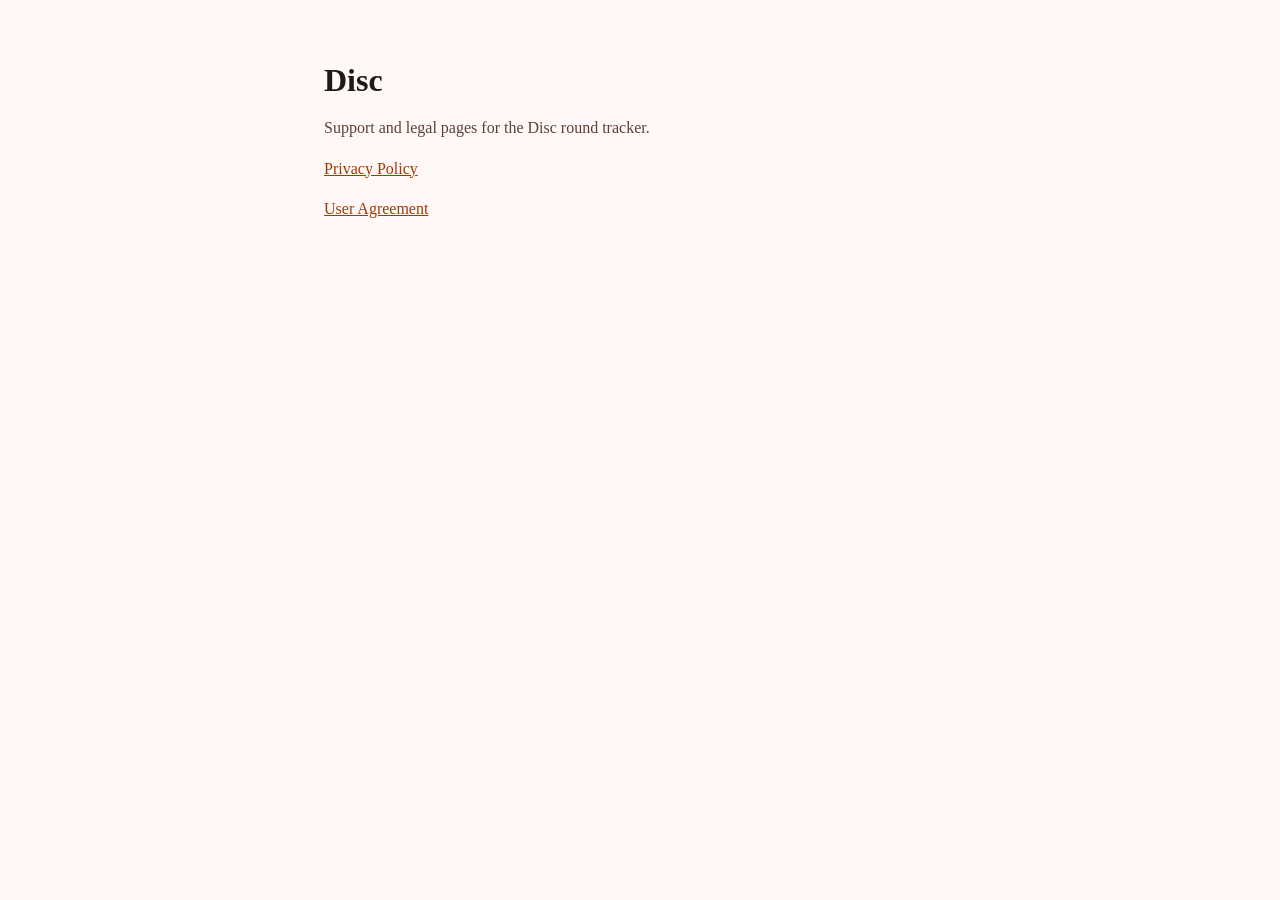
<file: index.html>
<!DOCTYPE html>
<html lang="en">
<head>
  <meta charset="utf-8">
  <meta name="viewport" content="width=device-width, initial-scale=1">
  <title>Disc Support</title>
  <link rel="stylesheet" href="legal.css">
</head>
<body>
<main>
  <h1>Disc</h1>
  <p class="meta">Support and legal pages for the Disc round tracker.</p>
  <p><a href="privacy-policy.html">Privacy Policy</a></p>
  <p><a href="user-agreement.html">User Agreement</a></p>
</main>
</body>
</html>
</file>
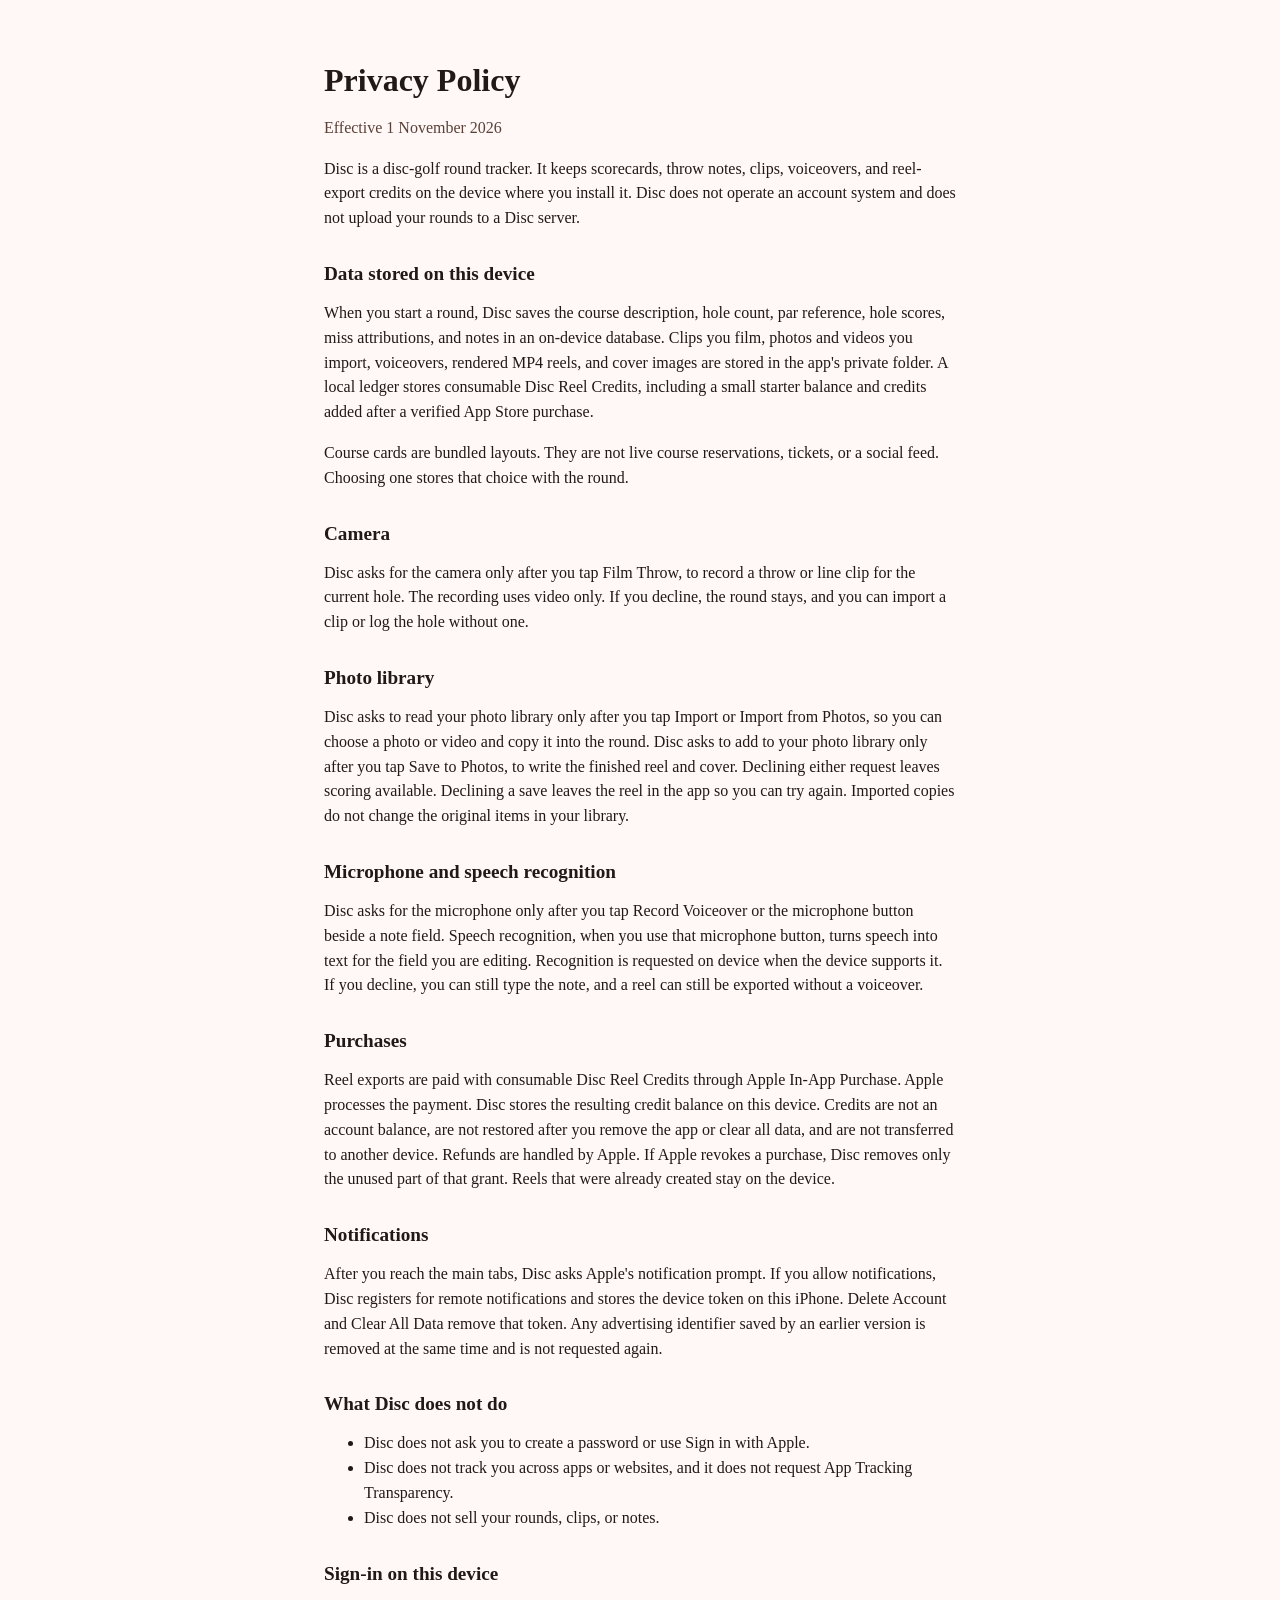
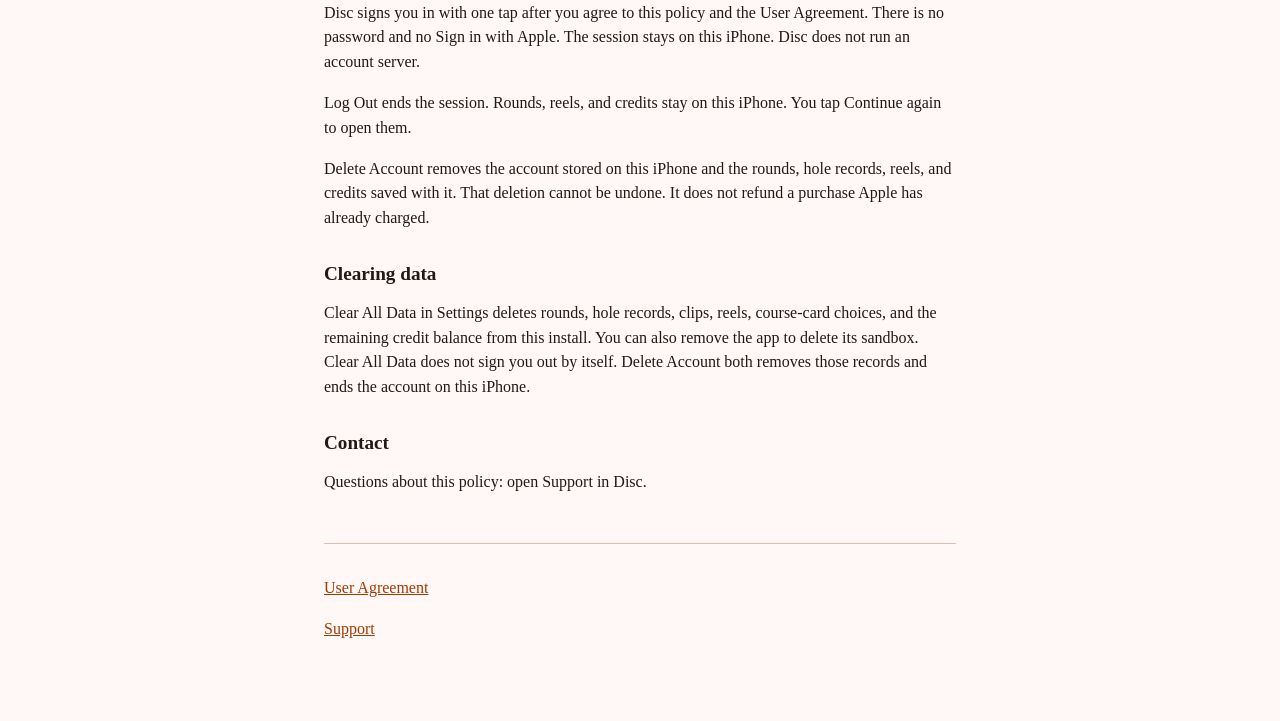
<file: privacy-policy.html>
<!DOCTYPE html>
<html lang="en">
<head>
  <meta charset="utf-8">
  <meta name="viewport" content="width=device-width, initial-scale=1">
  <title>Privacy Policy</title>
  <link rel="stylesheet" href="legal.css">
</head>
<body>
<main>
  <h1>Privacy Policy</h1>
  <p class="meta">Effective 1 November 2026</p>
  <p>Disc is a disc-golf round tracker. It keeps scorecards, throw notes, clips, voiceovers, and reel-export credits on the device where you install it. Disc does not operate an account system and does not upload your rounds to a Disc server.</p>

  <h2>Data stored on this device</h2>
  <p>When you start a round, Disc saves the course description, hole count, par reference, hole scores, miss attributions, and notes in an on-device database. Clips you film, photos and videos you import, voiceovers, rendered MP4 reels, and cover images are stored in the app's private folder. A local ledger stores consumable Disc Reel Credits, including a small starter balance and credits added after a verified App Store purchase.</p>
  <p>Course cards are bundled layouts. They are not live course reservations, tickets, or a social feed. Choosing one stores that choice with the round.</p>

  <h2>Camera</h2>
  <p>Disc asks for the camera only after you tap Film Throw, to record a throw or line clip for the current hole. The recording uses video only. If you decline, the round stays, and you can import a clip or log the hole without one.</p>

  <h2>Photo library</h2>
  <p>Disc asks to read your photo library only after you tap Import or Import from Photos, so you can choose a photo or video and copy it into the round. Disc asks to add to your photo library only after you tap Save to Photos, to write the finished reel and cover. Declining either request leaves scoring available. Declining a save leaves the reel in the app so you can try again. Imported copies do not change the original items in your library.</p>

  <h2>Microphone and speech recognition</h2>
  <p>Disc asks for the microphone only after you tap Record Voiceover or the microphone button beside a note field. Speech recognition, when you use that microphone button, turns speech into text for the field you are editing. Recognition is requested on device when the device supports it. If you decline, you can still type the note, and a reel can still be exported without a voiceover.</p>

  <h2>Purchases</h2>
  <p>Reel exports are paid with consumable Disc Reel Credits through Apple In-App Purchase. Apple processes the payment. Disc stores the resulting credit balance on this device. Credits are not an account balance, are not restored after you remove the app or clear all data, and are not transferred to another device. Refunds are handled by Apple. If Apple revokes a purchase, Disc removes only the unused part of that grant. Reels that were already created stay on the device.</p>

  <h2>Notifications</h2>
  <p>After you reach the main tabs, Disc asks Apple's notification prompt. If you allow notifications, Disc registers for remote notifications and stores the device token on this iPhone. Delete Account and Clear All Data remove that token. Any advertising identifier saved by an earlier version is removed at the same time and is not requested again.</p>

  <h2>What Disc does not do</h2>
  <ul>
    <li>Disc does not ask you to create a password or use Sign in with Apple.</li>
    <li>Disc does not track you across apps or websites, and it does not request App Tracking Transparency.</li>
    <li>Disc does not sell your rounds, clips, or notes.</li>
  </ul>

  <h2>Sign-in on this device</h2>
  <p>Disc signs you in with one tap after you agree to this policy and the User Agreement. There is no password and no Sign in with Apple. The session stays on this iPhone. Disc does not run an account server.</p>
  <p>Log Out ends the session. Rounds, reels, and credits stay on this iPhone. You tap Continue again to open them.</p>
  <p>Delete Account removes the account stored on this iPhone and the rounds, hole records, reels, and credits saved with it. That deletion cannot be undone. It does not refund a purchase Apple has already charged.</p>

  <h2>Clearing data</h2>
  <p>Clear All Data in Settings deletes rounds, hole records, clips, reels, course-card choices, and the remaining credit balance from this install. You can also remove the app to delete its sandbox. Clear All Data does not sign you out by itself. Delete Account both removes those records and ends the account on this iPhone.</p>

  <h2>Contact</h2>
  <p>Questions about this policy: open Support in Disc.</p>
  <footer>
    <p><a href="user-agreement.html">User Agreement</a></p>
    <p><a href="index.html">Support</a></p>
  </footer>
</main>
</body>
</html>
</file>
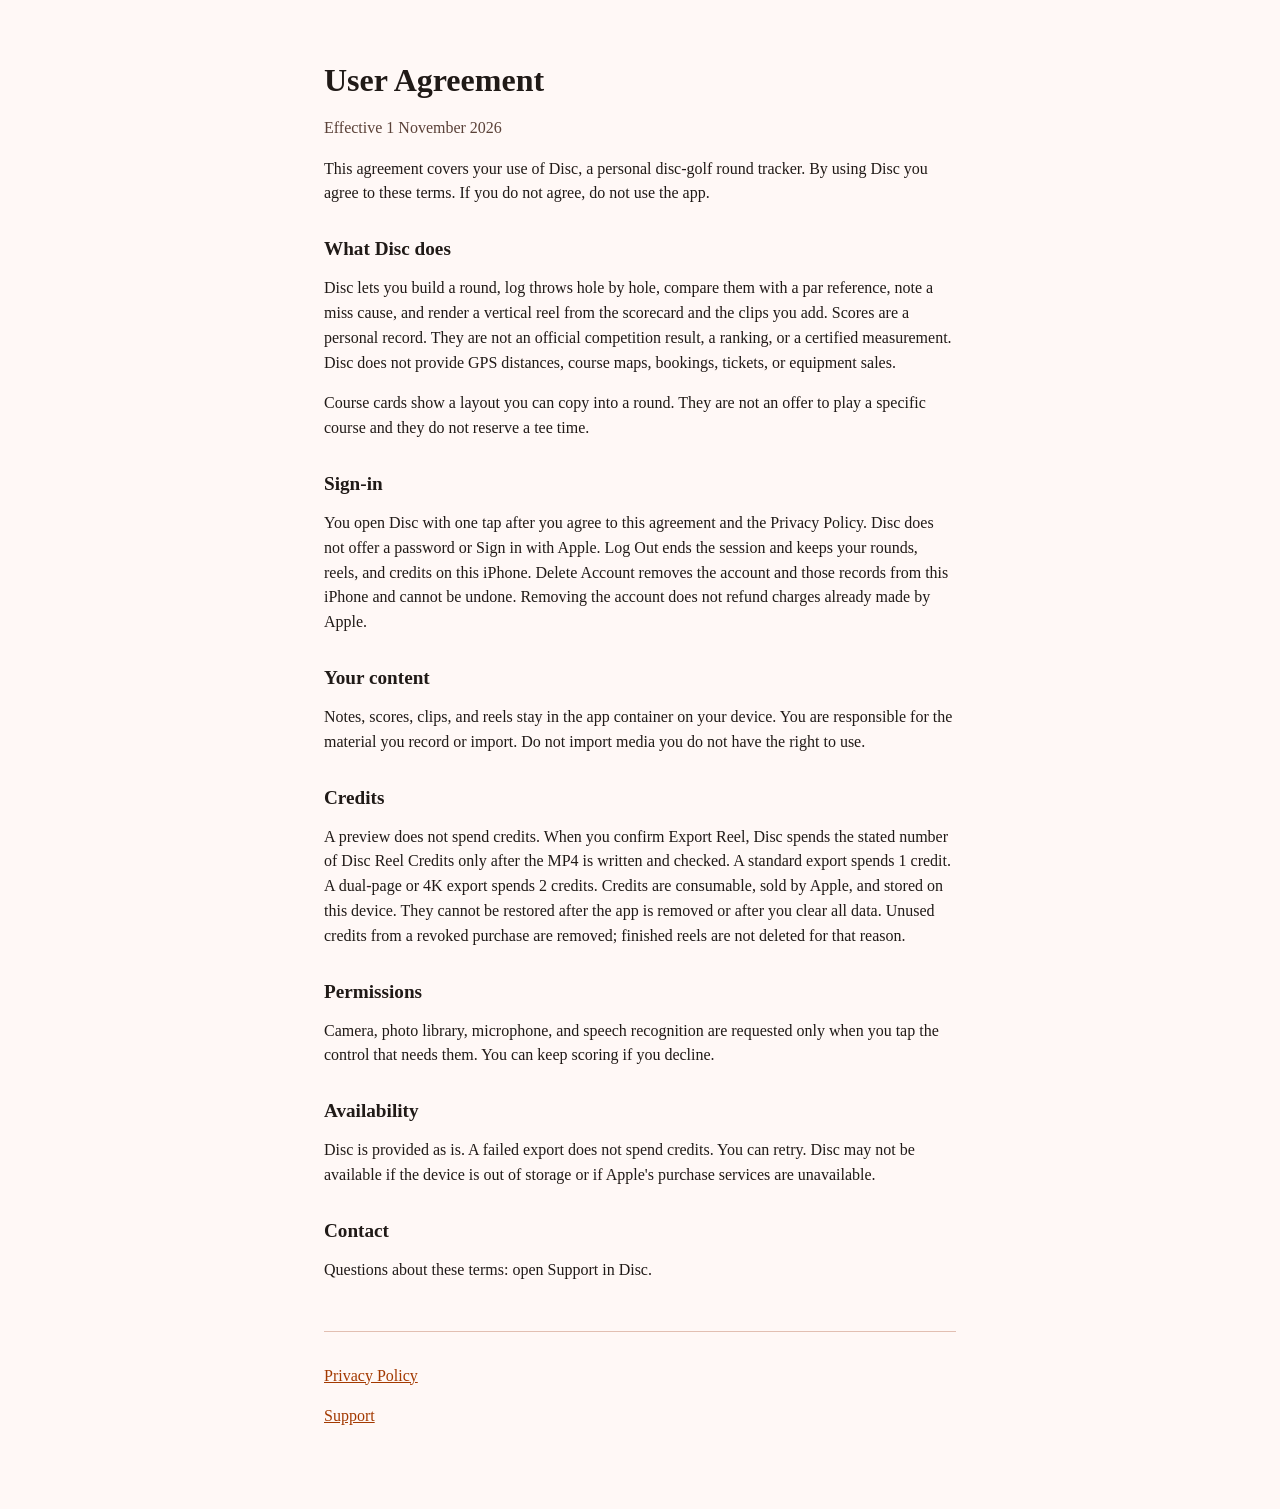
<file: user-agreement.html>
<!DOCTYPE html>
<html lang="en">
<head>
  <meta charset="utf-8">
  <meta name="viewport" content="width=device-width, initial-scale=1">
  <title>User Agreement</title>
  <link rel="stylesheet" href="legal.css">
</head>
<body>
<main>
  <h1>User Agreement</h1>
  <p class="meta">Effective 1 November 2026</p>
  <p>This agreement covers your use of Disc, a personal disc-golf round tracker. By using Disc you agree to these terms. If you do not agree, do not use the app.</p>

  <h2>What Disc does</h2>
  <p>Disc lets you build a round, log throws hole by hole, compare them with a par reference, note a miss cause, and render a vertical reel from the scorecard and the clips you add. Scores are a personal record. They are not an official competition result, a ranking, or a certified measurement. Disc does not provide GPS distances, course maps, bookings, tickets, or equipment sales.</p>
  <p>Course cards show a layout you can copy into a round. They are not an offer to play a specific course and they do not reserve a tee time.</p>

  <h2>Sign-in</h2>
  <p>You open Disc with one tap after you agree to this agreement and the Privacy Policy. Disc does not offer a password or Sign in with Apple. Log Out ends the session and keeps your rounds, reels, and credits on this iPhone. Delete Account removes the account and those records from this iPhone and cannot be undone. Removing the account does not refund charges already made by Apple.</p>

  <h2>Your content</h2>
  <p>Notes, scores, clips, and reels stay in the app container on your device. You are responsible for the material you record or import. Do not import media you do not have the right to use.</p>

  <h2>Credits</h2>
  <p>A preview does not spend credits. When you confirm Export Reel, Disc spends the stated number of Disc Reel Credits only after the MP4 is written and checked. A standard export spends 1 credit. A dual-page or 4K export spends 2 credits. Credits are consumable, sold by Apple, and stored on this device. They cannot be restored after the app is removed or after you clear all data. Unused credits from a revoked purchase are removed; finished reels are not deleted for that reason.</p>

  <h2>Permissions</h2>
  <p>Camera, photo library, microphone, and speech recognition are requested only when you tap the control that needs them. You can keep scoring if you decline.</p>

  <h2>Availability</h2>
  <p>Disc is provided as is. A failed export does not spend credits. You can retry. Disc may not be available if the device is out of storage or if Apple's purchase services are unavailable.</p>

  <h2>Contact</h2>
  <p>Questions about these terms: open Support in Disc.</p>
  <footer>
    <p><a href="privacy-policy.html">Privacy Policy</a></p>
    <p><a href="index.html">Support</a></p>
  </footer>
</main>
</body>
</html>
</file>
<file: legal.css>
:root { color-scheme: light; --ink: #201a17; --muted: #5a4138; --paper: #fff8f6; --line: #e2bfb2; --accent: #a33900; }
* { box-sizing: border-box; }
body { margin: 0; font-family: "Iowan Old Style", Palatino, Georgia, serif; background: var(--paper); color: var(--ink); }
main { max-width: 42rem; margin: 0 auto; padding: 2.5rem 1.25rem 4rem; }
h1 { font-size: 2rem; line-height: 1.2; margin-bottom: 0.25rem; }
h2 { font-size: 1.2rem; margin-top: 2rem; }
p, li { line-height: 1.55; }
.meta { color: var(--muted); }
a { color: var(--accent); }
footer { margin-top: 3rem; padding-top: 1rem; border-top: 1px solid var(--line); }
</file>
